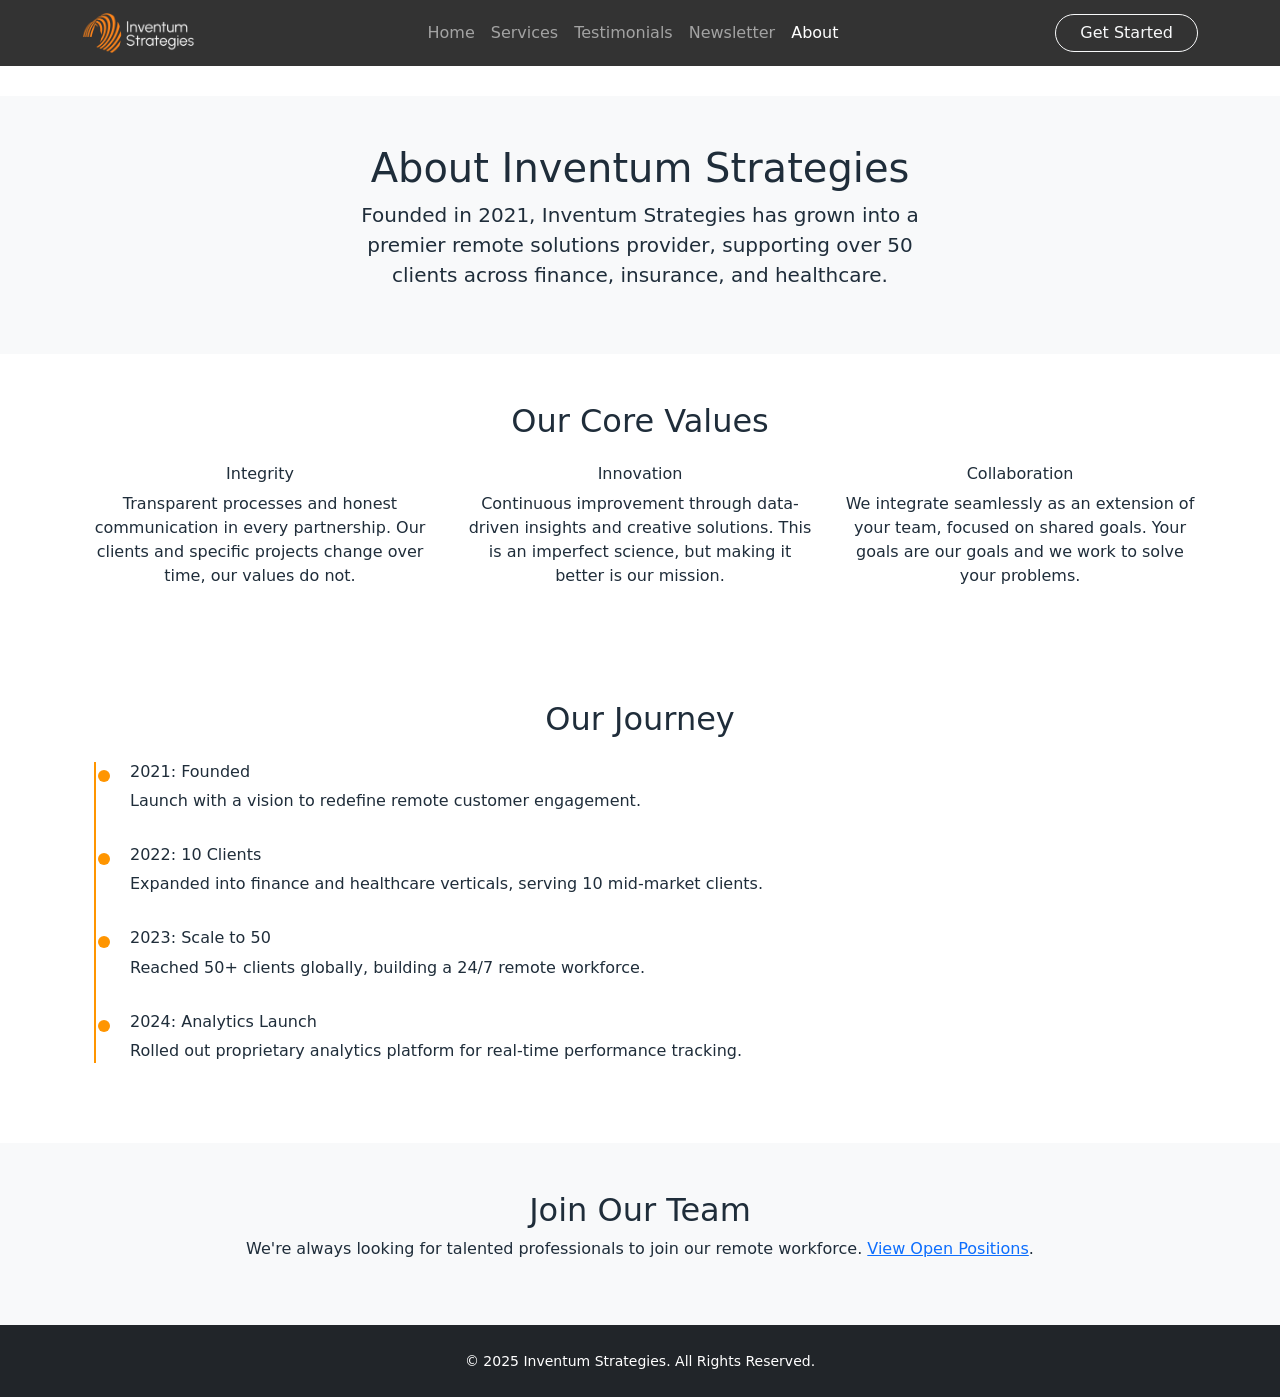
<file: about.html>
<!DOCTYPE html>
<html 
lang="en">
<head>
  <meta charset="UTF-8" />
  <meta name="viewport" content="width=device-width, initial-scale=1" />
  <title>About – Inventum Strategies</title>
  <link rel="icon" href="assets/images/logo.png" />
  <link href="https://cdn.jsdelivr.net/npm/bootstrap@5.3.2/dist/css/bootstrap.min.css" rel="stylesheet" />
  <link href="https://unpkg.com/aos@2.3.4/dist/aos.css" rel="stylesheet" />
  <style>
    :root { --primary: #ff9500; --dark: #333; --light: #f8f9fa; --text: #1f2d3a; }
    body { font-family: system-ui, sans-serif; color: var(--text); }
    .navbar { background: var(--dark); }
    .value-icon { font-size: 2rem; color: var(--primary); }
    .timeline { list-style: none; padding-left: 1rem; position: relative; }
    .timeline::before { content: ''; position: absolute; left: 0.75rem; top: 0; bottom: 0; width: 2px; background: var(--primary); }
    .timeline-item { position: relative; margin-bottom: 2rem; padding-left: 2rem; }
    .timeline-item::before { content: ''; position: absolute; left: 0; top: 0.5rem; width: 12px; height: 12px; background: var(--primary); border-radius: 50%; }
    .btn-cta {
      background: var(--primary-orange);
      color: #fff !important;
      border: 2px solid var(--primary-orange);
      border-radius: 8px;
      padding: .65rem 1.05rem;  /* reduced horizontal padding */
      font-size: 1.25rem;
      font-weight: 600;
      transition: background .2s ease, transform .2s ease;
    }
    .btn-cta:hover {
      background: #ffb347;
      transform: scale(1.05);
    }
    .btn-cta:hover {
      background: #ffb347;
      transform: scale(1.05);
    }
  </style>
</head>
<body>
  <nav class="navbar navbar-expand-lg navbar-dark fixed-top">
    <div class="container">
      <a class="navbar-brand" href="index.html"><img src="assets/images/logo.png" height="40" alt="Inventum" /></a>
      <button class="navbar-toggler" type="button" data-bs-toggle="collapse" data-bs-target="#navMenu">
        <span class="navbar-toggler-icon"></span>
      </button>
      <div class="collapse navbar-collapse" id="navMenu">
        <ul class="navbar-nav mx-auto">
          <li class="nav-item"><a class="nav-link" href="index.html">Home</a></li>
          <li class="nav-item"><a class="nav-link" href="services.html">Services</a></li>
          <li class="nav-item"><a class="nav-link" href="testimonials.html">Testimonials</a></li>
          <li class="nav-item"><a class="nav-link" href="newsletter.html">Newsletter</a></li>
          <li class="nav-item"><a class="nav-link active" href="about.html">About</a></li>
        </ul>
        <button class="btn btn-outline-light rounded-pill px-4" data-bs-toggle="modal" data-bs-target="#bookCallModal">Get Started</button>
      </div>
    </div>
  </nav>

  <main class="pt-5 mt-5">
    <!-- Intro -->
    <section class="text-center py-5 bg-light" data-aos="fade-up">
      <h1>About Inventum Strategies</h1>
      <p class="lead mx-auto" style="max-width:600px;">
        Founded in 2021, Inventum Strategies has grown into a premier remote solutions provider, supporting over 50 clients across finance, insurance, and healthcare.
      </p>
    </section>
    <div class="modal fade" id="bookCallModal" tabindex="-1"><div class="modal-dialog modal-lg modal-dialog-centered"><div class="modal-content"><form><div class="modal-header border-0"><h5 class="modal-title">Get Started</h5><button type="button" class="btn-close" data-bs-dismiss="modal"></button></div><div class="modal-body"><div class="row g-3"><div class="col-md-6"><input type="text" class="form-control" placeholder="First Name" required /></div><div class="col-md-6"><input type="text" class="form-control" placeholder="Last Name" required /></div><div class="col-md-6"><input type="email" class="form-control" placeholder="Business Email" required /></div><div class="col-md-6"><input type="tel" class="form-control" placeholder="Phone" /></div><div class="col-md-6"><input type="text" class="form-control" placeholder="Agency Name" required /></div><div class="col-md-6"><input type="text" class="form-control" placeholder="License State(s)" required /></div><div class="col-md-6"><input type="text" class="form-control" placeholder="Specialties" required /></div><div class="col-md-6"><select class="form-select" required><option disabled selected>Monthly Budget</option><option>$0–$5,000</option><option>$5,000k–$15,000</option><option>$15,000+</option></select></div></div></div><div class="modal-footer border-0"><button type="submit" class="btn btn-primary">Submit</button></div></form></div></div></div>
    <!-- Values -->
    <section class="container py-5" data-aos="fade-right">
      <h2 class="mb-4 text-center">Our Core Values</h2>
      <div class="row g-4">
        <div class="col-md-4 text-center">
          <i class="fas fa-handshake value-icon mb-2"></i>
          <h6>Integrity</h6>
          <p>Transparent processes and honest communication in every partnership. Our clients and specific projects change over time, our values do not.</p>
        </div>
        <div class="col-md-4 text-center">
          <i class="fas fa-lightbulb value-icon mb-2"></i>
          <h6>Innovation</h6>
          <p>Continuous improvement through data-driven insights and creative solutions. This is an imperfect science, but making it better is our mission. </p>
        </div>
        <div class="col-md-4 text-center">
          <i class="fas fa-lightbulb value-icon mb-2"></i>
          <h6>Collaboration</h6>
          <p>We integrate seamlessly as an extension of your team, focused on shared goals. Your goals are our goals and we work to solve your problems.</p>
        </div>
      </div>
    </section>

    <!-- Timeline -->
    <section class="container py-5" data-aos="fade-left">
      <h2 class="mb-4 text-center">Our Journey</h2>
      <ul class="timeline">
        <li class="timeline-item">
          <h6>2021: Founded</h6>
          <p>Launch with a vision to redefine remote customer engagement.</p>
        </li>
        <li class="timeline-item">
          <h6>2022: 10 Clients</h6>
          <p>Expanded into finance and healthcare verticals, serving 10 mid-market clients.</p>
        </li>
        <li class="timeline-item">
          <h6>2023: Scale to 50</h6>
          <p>Reached 50+ clients globally, building a 24/7 remote workforce.</p>
        </li>
        <li class="timeline-item">
          <h6>2024: Analytics Launch</h6>
          <p>Rolled out proprietary analytics platform for real-time performance tracking.</p>
        </li>
      </ul>
    </section>

    <!-- Careers CTA -->
    <section class="bg-light text-center py-5" data-aos="fade-up">
      <h2>Join Our Team</h2>
      <p>We're always looking for talented professionals to join our remote workforce. <a href="#">View Open Positions</a>.</p>
    </section>
  </main>

  <footer class="bg-dark text-center text-white py-4">
    <small>&copy; 2025 Inventum Strategies. All Rights Reserved.</small>
  </footer>

  <script src="https://cdn.jsdelivr.net/npm/bootstrap@5.3.2/dist/js/bootstrap.bundle.min.js"></script>
  <script src="https://unpkg.com/aos@2.3.4/dist/aos.js"></script>
  <script>AOS.init({ duration: 700, once: true });</script>
</body>
</html>
</file>
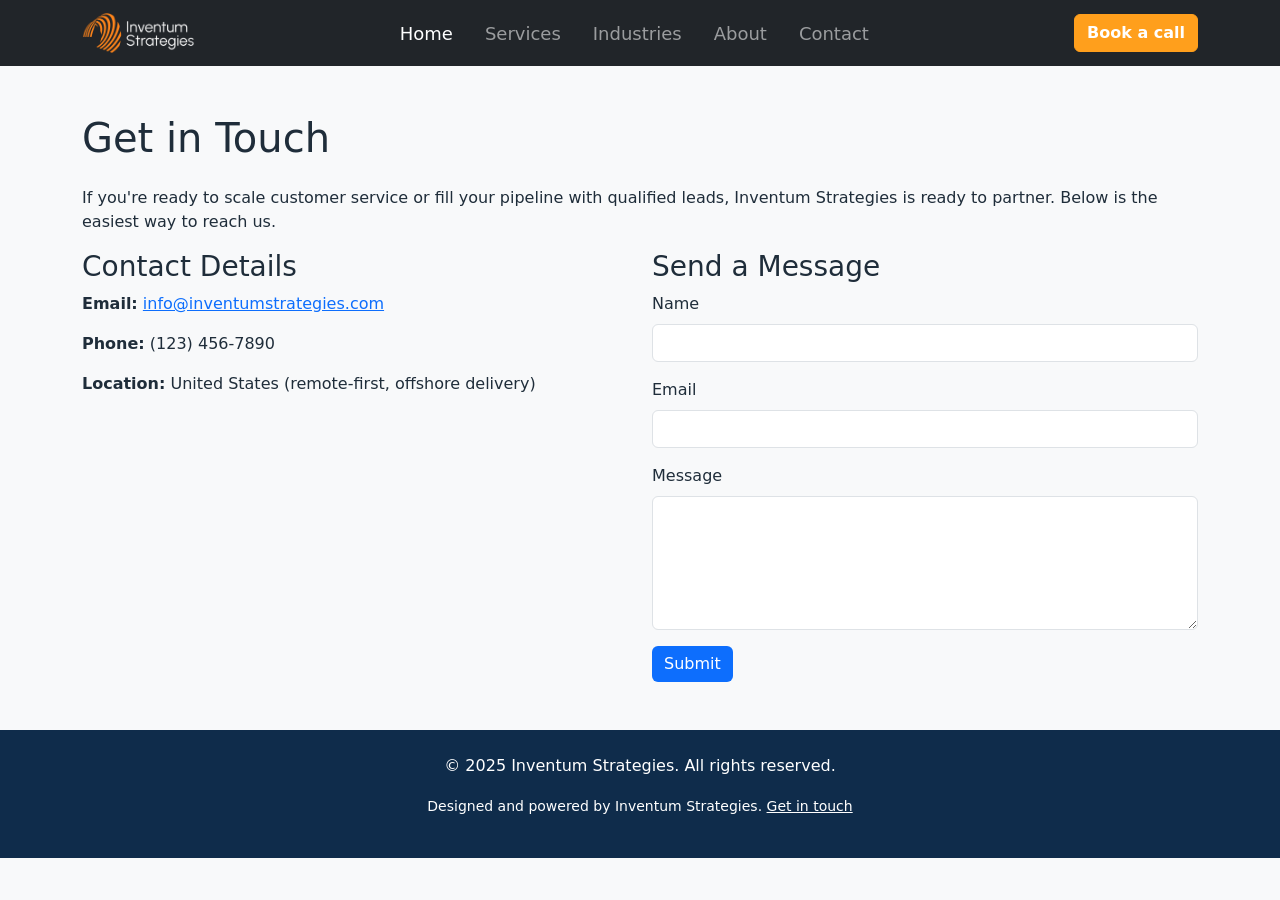
<file: contact.html>
<!DOCTYPE html>
<html lang="en">
<head>
<meta charset="UTF-8"/>
<meta name="viewport" content="width=device-width,initial-scale=1"/>
<title>Contact – Inventum Strategies</title>
<link rel="icon" href="assets/images/logo.png" />
<link href="https://cdn.jsdelivr.net/npm/bootstrap@5.3.2/dist/css/bootstrap.min.css" rel="stylesheet">
<link rel="stylesheet" href="css/styles.css"/>
  <style>
    /* Center navigation links while keeping logo left and call button right */
    .navbar { position: relative; }
    .nav-center { flex: 1 1 auto; display: flex; justify-content: center; }
    .navbar-nav { align-items: center; }
    .btn-book { white-space: nowrap; background-color: #ff9f1c; border-color: #ff9f1c; color: #fff; font-weight: 600; transition: background 0.2s ease; }
    .btn-book:hover, .btn-book:focus { background-color: #e68f00; border-color: #e68f00; }
    .navbar-nav .nav-link { font-size: 1.125rem; }
    /* Modal tweaks */
    .modal-header { border-bottom: none; }
    .required:after { content: "*"; color: #d9534f; margin-left: 2px; }
  </style>
</head>
<body>
  <nav class="navbar navbar-expand-lg navbar-dark bg-dark sticky-top">
    <div class="container d-flex align-items-center">
      <a class="navbar-brand d-flex align-items-center me-3" href="index.html">
        <img src="assets/images/logo.png" alt="Inventum Strategies Logo" style="height:40px;"/>
      </a>

      <button class="navbar-toggler ms-auto" type="button" data-bs-toggle="collapse" data-bs-target="#navmenu">
        <span class="navbar-toggler-icon"></span>
      </button>

      <div class="collapse navbar-collapse nav-center" id="navmenu">
        <ul class="navbar-nav mx-auto">
          <li class="nav-item"><a class="nav-link active px-3" href="index.html">Home</a></li>
          <li class="nav-item"><a class="nav-link px-3" href="services.html">Services</a></li>
          <li class="nav-item"><a class="nav-link px-3" href="industries.html">Industries</a></li>
          <li class="nav-item"><a class="nav-link px-3" href="about.html">About</a></li>
          <li class="nav-item"><a class="nav-link px-3" href="contact.html">Contact</a></li>
        </ul>
      </div>

      <div class="d-flex ms-3">
        <button class="btn btn-book" data-bs-toggle="modal" data-bs-target="#bookCallModal">Book a call</button>
      </div>
    </div>
  </nav>
<div class="container my-5">

<h1 class="mb-4">Get in Touch</h1>
<p>If you're ready to scale customer service or fill your pipeline with qualified leads, Inventum Strategies is ready to partner. Below is the easiest way to reach us.</p>

<div class="row">
  <div class="col-md-6">
    <h3>Contact Details</h3>
    <p><strong>Email:</strong> <a href="mailto:info@inventumstrategies.com">info@inventumstrategies.com</a></p>
    <p><strong>Phone:</strong> (123) 456-7890</p>
    <p><strong>Location:</strong> United States (remote-first, offshore delivery)</p>
  </div>
  <div class="col-md-6">
    <h3>Send a Message</h3>
    <form action="https://formspree.io/f/yourformid" method="POST">
      <div class="mb-3">
        <label for="name" class="form-label">Name</label>
        <input required type="text" class="form-control" id="name" name="name"/>
      </div>
      <div class="mb-3">
        <label for="email" class="form-label">Email</label>
        <input required type="email" class="form-control" id="email" name="email"/>
      </div>
      <div class="mb-3">
        <label for="message" class="form-label">Message</label>
        <textarea required class="form-control" id="message" name="message" rows="5"></textarea>
      </div>
      <button class="btn btn-primary" type="submit">Submit</button>
    </form>
  </div>
</div>

</div>
<footer class="py-4 mt-5">
  <div class="container text-center">
    <p>&copy; 2025 Inventum Strategies. All rights reserved.</p>
    <p><small>Designed and powered by Inventum Strategies. <a href="contact.html" style="color:#fff; text-decoration:underline;">Get in touch</a></small></p>
  </div>
</footer>
<script src="https://cdn.jsdelivr.net/npm/bootstrap@5.3.2/dist/js/bootstrap.bundle.min.js"></script>
</body>
</html>
</file>
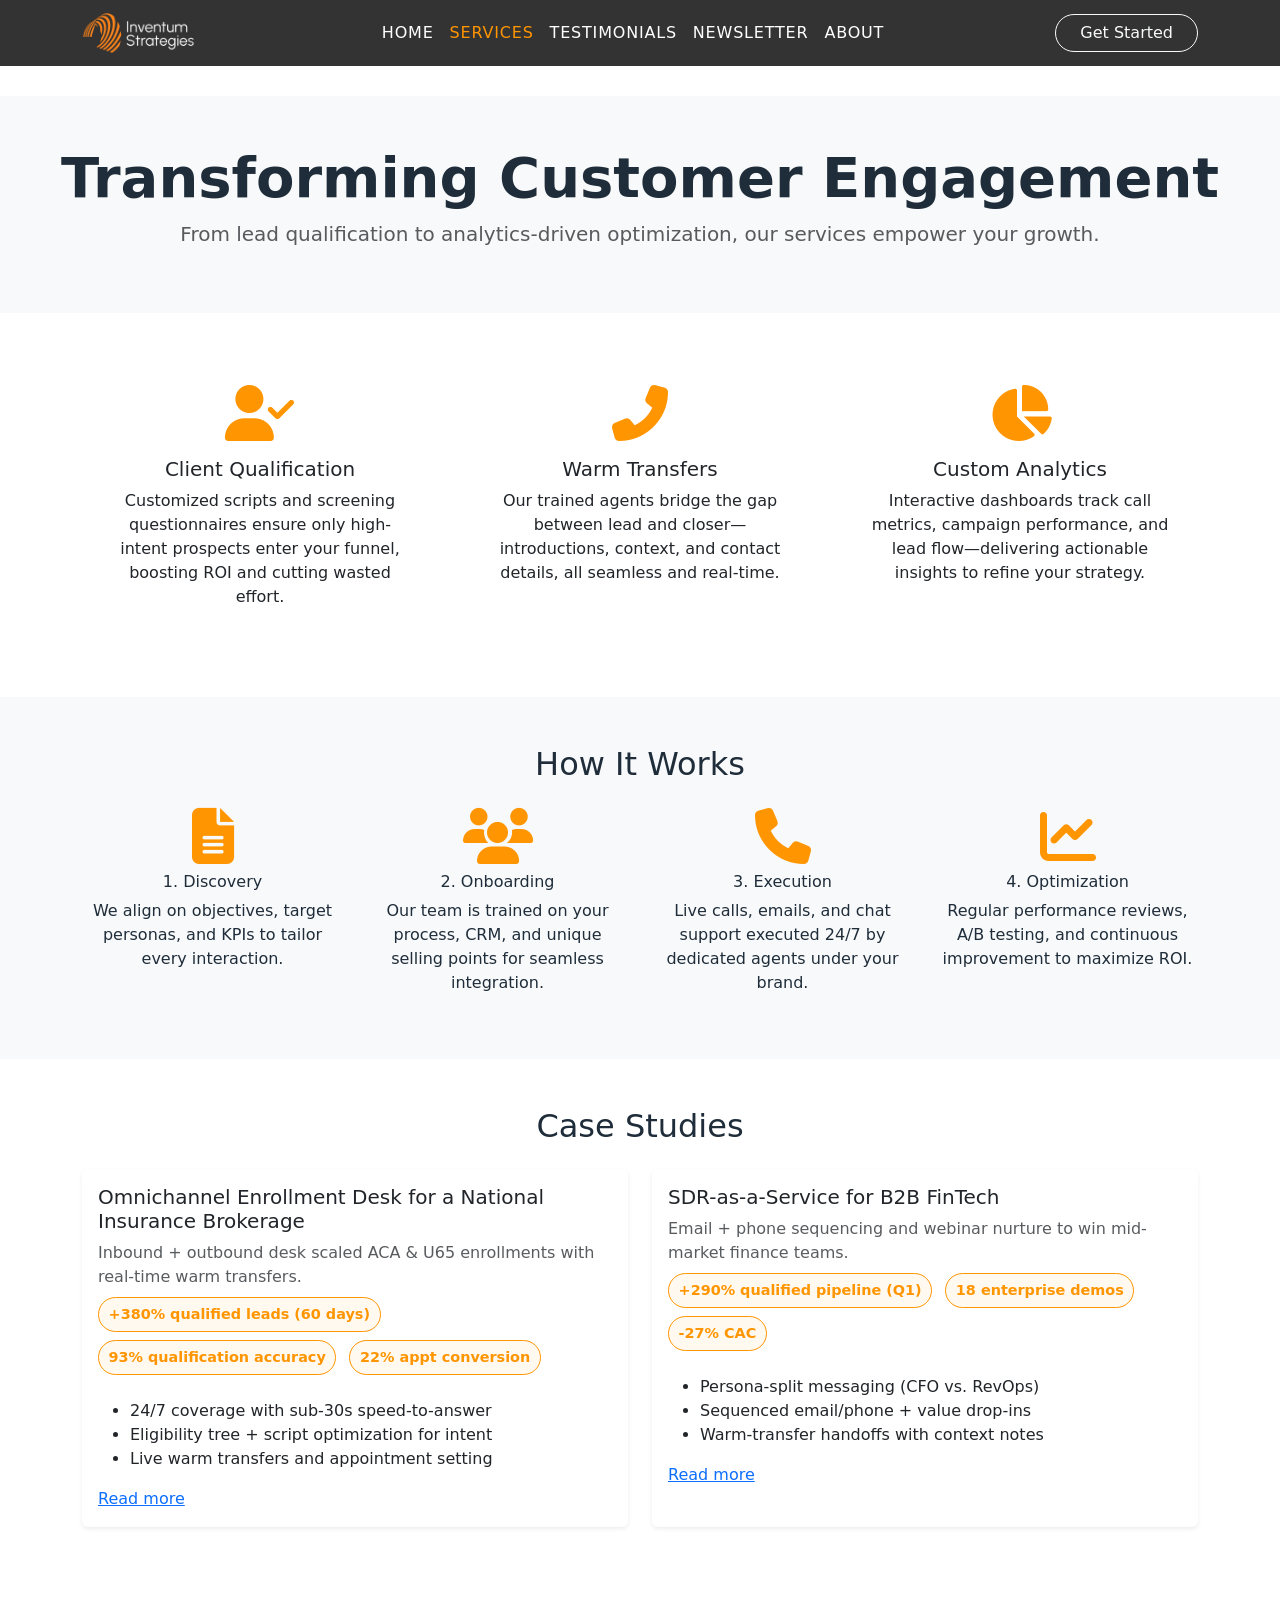
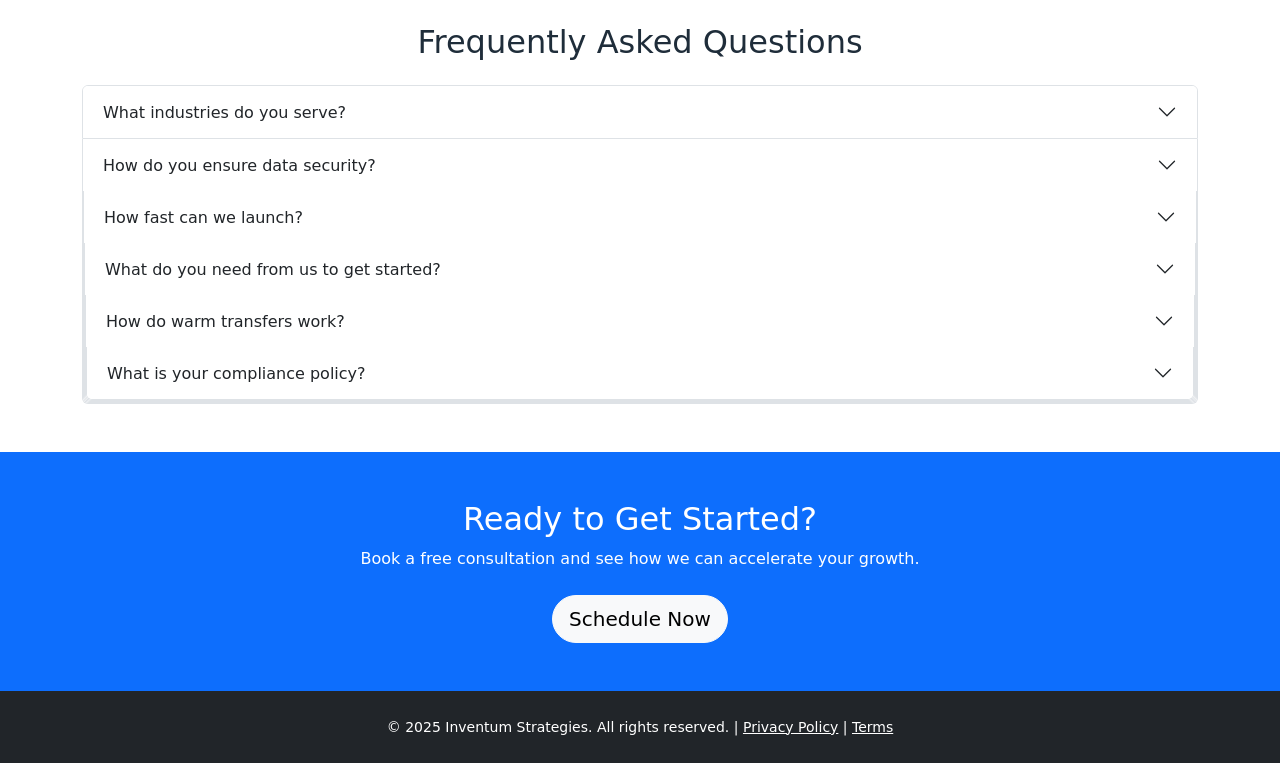
<file: services.html>
<!-- File: services.html -->
<!DOCTYPE html>
<html lang="en">
<head>
  <meta charset="UTF-8" />
  <meta name="viewport" content="width=device-width, initial-scale=1" />
  <title>Services – Inventum Strategies</title>
  <link rel="icon" href="assets/images/logo.png" />
  <link href="https://cdn.jsdelivr.net/npm/bootstrap@5.3.2/dist/css/bootstrap.min.css" rel="stylesheet" />
  <link href="https://unpkg.com/aos@2.3.4/dist/aos.css" rel="stylesheet" />
  <link href="https://cdnjs.cloudflare.com/ajax/libs/font-awesome/6.4.0/css/all.min.css" rel="stylesheet" />
  <style>
    :root { --primary: #ff9500; --dark: #333; --light: #f8f9fa; --text: #1f2d3a; }
    body { font-family: system-ui, sans-serif; color: var(--text); }
       /*Navbar*/
    .navbar { background: var(--dark); }
    .nav-link { color: #fff !important; text-transform: uppercase; letter-spacing: .05em;}
    .nav-link.active, .nav-link:hover { color: var(--primary) !important; }
    .service-icon { font-size: 3.5rem; color: var(--primary); }
    .card-feature:hover { transform: translateY(-8px); box-shadow: 0 8px 20px rgba(0,0,0,0.1); }
    .timeline { position: relative; padding-left: 2rem; list-style: none; }
    .timeline::before { content: ''; position: absolute; top: 0; bottom: 0; left: 1rem; width: 2px; background: var(--primary); }
    .timeline-item { position: relative; margin-bottom: 2rem; }
    .timeline-item::before { content: '\f058'; font-family: 'Font Awesome 5 Free'; position: absolute; left: -0.4rem; top: 0; color: var(--primary); font-weight: 900; }
    .btn-cta {
      background: var(--primary-orange);
      color: #fff !important;
      border: 2px solid var(--primary-orange);
      border-radius: 8px;
      padding: .65rem 1.05rem;  /* reduced horizontal padding */
      font-size: 1.25rem;
      font-weight: 600;
      transition: background .2s ease, transform .2s ease;
    }
    .btn-cta:hover {
      background: #ffb347;
      transform: scale(1.05);
    }
    .btn-cta:hover {
      background: #ffb347;
      transform: scale(1.05);
    }
    /* Case study stat chips */
    .stat-chip{
      display:inline-block; padding:.35rem .6rem; border:1px solid var(--primary);
      border-radius:999px; font-weight:600; font-size:.9rem; color:var(--primary);
      background:rgba(255,149,0,.06); margin-right:.5rem; margin-bottom:.5rem;
    }
</style>
</head>
<body>
  <nav class="navbar navbar-expand-lg navbar-dark fixed-top">
    <div class="container">
      <a class="navbar-brand" href="index.html"><img src="assets/images/logo.png" height="40" alt="Inventum" /></a>
      <button class="navbar-toggler" type="button" data-bs-toggle="collapse" data-bs-target="#navMenu">
        <span class="navbar-toggler-icon"></span>
      </button>
      <div class="collapse navbar-collapse" id="navMenu">
        <ul class="navbar-nav mx-auto">
          <li class="nav-item"><a class="nav-link" href="index.html">Home</a></li>
          <li class="nav-item"><a class="nav-link active" href="services.html">Services</a></li>
          <li class="nav-item"><a class="nav-link" href="testimonials.html">Testimonials</a></li>
          <li class="nav-item"><a class="nav-link" href="newsletter.html">Newsletter</a></li>
          <li class="nav-item"><a class="nav-link" href="about.html">About</a></li>
        </ul>
        <button class="btn btn-outline-light rounded-pill px-4" data-bs-toggle="modal" data-bs-target="#bookCallModal">Get Started</button>
      </div>
    </div>
  </nav>
    <!-- Modal: Insurance Enrollment Desk -->
    <div class="modal fade" id="csInsurance" tabindex="-1" aria-labelledby="csInsuranceLabel" aria-hidden="true">
      <div class="modal-dialog modal-lg modal-dialog-centered modal-dialog-scrollable">
        <div class="modal-content">
          <div class="modal-header border-0">
            <h5 class="modal-title" id="csInsuranceLabel">Omnichannel Enrollment Desk for a National Insurance Brokerage</h5>
            <button type="button" class="btn-close" data-bs-dismiss="modal" aria-label="Close"></button>
          </div>
          <div class="modal-body">
            <p class="mb-1">
              <strong>Category:</strong> Inbound/Outbound Desk ·
              <strong>Lines:</strong> ACA, U65, Supplemental ·
              <strong>Coverage:</strong> 24/7 ·
              <strong>Team:</strong> 12 FTE agents + QA lead
            </p>
            <hr>
            <p><strong>Background.</strong> The brokerage relied on seasonal spikes and referrals. Calls were missed after hours, CRM data was inconsistent, and qualification varied widely by agent.</p>

            <h6 class="mt-3">Approach</h6>
            <ul>
              <li><strong>Routing & SLAs:</strong> IVR + skills-based routing; sub-30s ASA; callbacks within 10 minutes.</li>
              <li><strong>Script & eligibility tree:</strong> Standardized needs assessment, subsidy checks, and documentation prompts.</li>
              <li><strong>Warm transfers & calendar holds:</strong> Real-time handoffs to licensed producers with context notes.</li>
              <li><strong>CRM automation:</strong> Stages mapped to enrollment journey; disposition codes; auto-tasks for follow-ups.</li>
              <li><strong>QA & coaching:</strong> Weekly calibration, scorecards, and targeted script A/B tests.</li>
              <li><strong>Analytics:</strong> Live dashboards on conversion, contact rate, hold time, and agent adherence.</li>
            </ul>

            <h6 class="mt-3">Results (First 60–90 Days)</h6>
            <ul>
              <li><strong>+380% qualified leads</strong> vs. prior period; <strong>22% appointment conversion</strong></li>
              <li><strong>93% qualification accuracy</strong>; <strong>35s average speed-to-answer</strong>; <strong>12% abandon rate → 4%</strong></li>
              <li><strong>Agent efficiency:</strong> -28% handle time with better discovery and dispositioning</li>
            </ul>

            <h6 class="mt-3">Why it worked</h6>
            <ul>
              <li>Eligibility-first scripting reduced unqualified transfers</li>
              <li>Real-time warm handoffs preserved buying intent</li>
              <li>Closed-loop reporting aligned agents and producers on the same KPIs</li>
            </ul>

            <hr>
            <p class="mb-0"><em>Stack:</em> HubSpot/Zoho CRM, cloud telephony (e.g., Twilio/CloudTalk), Power BI/Looker dashboards.</p>
          </div>
          <div class="modal-footer border-0">
            <a href="mailto:hello@inventumstrategies.com" class="btn btn-primary">Build an enrollment desk</a>
          </div>
        </div>
      </div>
    </div>

    <!-- Modal: B2B FinTech SDR -->
    <div class="modal fade" id="csFintech" tabindex="-1" aria-labelledby="csFintechLabel" aria-hidden="true">
      <div class="modal-dialog modal-lg modal-dialog-centered modal-dialog-scrollable">
        <div class="modal-content">
          <div class="modal-header border-0">
            <h5 class="modal-title" id="csFintechLabel">SDR-as-a-Service for B2B FinTech</h5>
            <button type="button" class="btn-close" data-bs-dismiss="modal" aria-label="Close"></button>
          </div>
          <div class="modal-body">
            <p class="mb-1">
              <strong>Category:</strong> SDR-as-a-Service ·
              <strong>Industry:</strong> FinTech (Payments) ·
              <strong>ICP:</strong> 100–1,000 FTE, Finance Ops/RevOps buyers
            </p>
            <hr>
            <p><strong>Background.</strong> The client needed mid-market logos. Their CRM had duplicates, sequences were ad hoc, and demos were no-showing.</p>

            <h6 class="mt-3">Approach</h6>
            <ul>
              <li><strong>Data & ICP:</strong> Deduped accounts/contacts; scored by payment volume, tech stack, and hiring signals.</li>
              <li><strong>Persona-split messaging:</strong> CFO path (ROI, risk, reconciliation) vs. RevOps path (workflow time-saves, data hygiene).</li>
              <li><strong>Sequenced outreach:</strong> Email + phone + voicemail drops + value assets (ROI calculators, one-pagers).</li>
              <li><strong>Webinar nurture:</strong> Monthly “Ops Clinics” to capture non-ready leads; automated post-event follow-ups.</li>
              <li><strong>Handoff excellence:</strong> Warm transfers to AEs with call notes, objections, and next-step prompts.</li>
              <li><strong>Testing:</strong> Subject-line, CTA, and call-openers A/B tests; weekly roll-ups.</li>
            </ul>

            <h6 class="mt-3">Results (Quarter 1)</h6>
            <ul>
              <li><strong>+290% qualified pipeline</strong> vs. prior quarter; <strong>18 enterprise demos</strong></li>
              <li><strong>-27% CAC</strong> via tighter ICP and higher show rates</li>
              <li><strong>12% opp rate</strong> from first connect to stage creation</li>
            </ul>

            <h6 class="mt-3">Why it worked</h6>
            <ul>
              <li>Persona-specific value props increased reply quality</li>
              <li>Value assets + webinars warmed leads before asks</li>
              <li>Structured AE handoffs reduced no-shows and sped cycles</li>
            </ul>

            <hr>
            <p class="mb-0"><em>Stack:</em> HubSpot/Salesforce, sequencer (e.g., Apollo/Outreach), calendaring, Looker Studio dashboards.</p>
          </div>
          <div class="modal-footer border-0">
            <a href="mailto:hello@inventumstrategies.com" class="btn btn-primary">Spin up an SDR pod</a>
          </div>
        </div>
      </div>
    </div>

  <main class="pt-5 mt-5">
    <!-- Introduction -->
    <header class="py-5 text-center bg-light" data-aos="fade-up">
      <h1 class="display-4 fw-bold">Transforming Customer Engagement</h1>
      <p class="lead text-muted">From lead qualification to analytics-driven optimization, our services empower your growth.</p>
    </header>

    <!-- Features -->
    <section class="container py-5" id="features">
      <div class="row g-4">
        <div class="col-md-4" data-aos="fade-right">
          <div class="card p-4 h-100 card-feature text-center border-0">
            <i class="fas fa-user-check service-icon mb-3"></i>
            <h5>Client Qualification</h5>
            <p>Customized scripts and screening questionnaires ensure only high-intent prospects enter your funnel, boosting ROI and cutting wasted effort.</p>
          </div>
        </div>
        <div class="col-md-4" data-aos="fade-up">
          <div class="card p-4 h-100 card-feature text-center border-0">
            <i class="fas fa-phone-alt service-icon mb-3"></i>
            <h5>Warm Transfers</h5>
            <p>Our trained agents bridge the gap between lead and closer—introductions, context, and contact details, all seamless and real-time.</p>
          </div>
        </div>
        <div class="col-md-4" data-aos="fade-left">
          <div class="card p-4 h-100 card-feature text-center border-0">
            <i class="fas fa-chart-pie service-icon mb-3"></i>
            <h5>Custom Analytics</h5>
            <p>Interactive dashboards track call metrics, campaign performance, and lead flow—delivering actionable insights to refine your strategy.</p>
          </div>
        </div>
      </div>
    </section>
    <div class="modal fade" id="bookCallModal" tabindex="-1"><div class="modal-dialog modal-lg modal-dialog-centered"><div class="modal-content"><form><div class="modal-header border-0"><h5 class="modal-title">Get Started</h5><button type="button" class="btn-close" data-bs-dismiss="modal"></button></div><div class="modal-body"><div class="row g-3"><div class="col-md-6"><input type="text" class="form-control" placeholder="First Name" required /></div><div class="col-md-6"><input type="text" class="form-control" placeholder="Last Name" required /></div><div class="col-md-6"><input type="email" class="form-control" placeholder="Business Email" required /></div><div class="col-md-6"><input type="tel" class="form-control" placeholder="Phone" /></div><div class="col-md-6"><input type="text" class="form-control" placeholder="Agency Name" required /></div><div class="col-md-6"><input type="text" class="form-control" placeholder="License State(s)" required /></div><div class="col-md-6"><input type="text" class="form-control" placeholder="Specialties" required /></div><div class="col-md-6"><select class="form-select" required><option disabled selected>Monthly Budget</option><option>$0–$5,000</option><option>$5,000k–$15,000</option><option>$15,000+</option></select></div></div></div><div class="modal-footer border-0"><button type="submit" class="btn btn-primary">Submit</button></div></form></div></div></div>

    <!-- How It Works -->
    <section class="bg-light py-5" id="how-it-works" data-aos="fade-up">
      <div class="container">
        <h2 class="mb-4 text-center">How It Works</h2>
        <div class="row text-center g-4">
          <div class="col-md-3">
            <i class="fas fa-file-alt service-icon mb-2"></i>
            <h6>1. Discovery</h6>
            <p>We align on objectives, target personas, and KPIs to tailor every interaction.</p>
          </div>
          <div class="col-md-3">
            <i class="fas fa-users service-icon mb-2"></i>
            <h6>2. Onboarding</h6>
            <p>Our team is trained on your process, CRM, and unique selling points for seamless integration.</p>
          </div>
          <div class="col-md-3">
            <i class="fas fa-phone service-icon mb-2"></i>
            <h6>3. Execution</h6>
            <p>Live calls, emails, and chat support executed 24/7 by dedicated agents under your brand.</p>
          </div>
          <div class="col-md-3">
            <i class="fas fa-chart-line service-icon mb-2"></i>
            <h6>4. Optimization</h6>
            <p>Regular performance reviews, A/B testing, and continuous improvement to maximize ROI.</p>
          </div>
        </div>
      </div>
    </section>

    <!-- Case Studies -->
    <!-- Case Studies -->
    <section class="container py-5" id="case-studies" data-aos="fade-up">
      <h2 class="mb-4 text-center">Case Studies</h2>
      <div class="row g-4">
        <!-- CS #1 – Omnichannel Enrollment Desk (Insurance) -->
        <div class="col-md-6">
          <article class="card border-0 shadow-sm h-100">
            <div class="card-body">
              <h5 class="card-title">Omnichannel Enrollment Desk for a National Insurance Brokerage</h5>
              <p class="text-muted mb-2">Inbound + outbound desk scaled ACA & U65 enrollments with real-time warm transfers.</p>
              <div class="mb-3">
                <span class="stat-chip">+380% qualified leads (60 days)</span>
                <span class="stat-chip">93% qualification accuracy</span>
                <span class="stat-chip">22% appt conversion</span>
              </div>
              <ul class="mb-3">
                <li>24/7 coverage with sub-30s speed-to-answer</li>
                <li>Eligibility tree + script optimization for intent</li>
                <li>Live warm transfers and appointment setting</li>
              </ul>
              <a href="#" class="stretched-link text-primary" data-bs-toggle="modal" data-bs-target="#csInsurance">Read more</a>
            </div>
          </article>
        </div>

        <!-- CS #2 – SDR-as-a-Service (B2B FinTech) -->
        <div class="col-md-6">
          <article class="card border-0 shadow-sm h-100">
            <div class="card-body">
              <h5 class="card-title">SDR-as-a-Service for B2B FinTech</h5>
              <p class="text-muted mb-2">Email + phone sequencing and webinar nurture to win mid-market finance teams.</p>
              <div class="mb-3">
                <span class="stat-chip">+290% qualified pipeline (Q1)</span>
                <span class="stat-chip">18 enterprise demos</span>
                <span class="stat-chip">-27% CAC</span>
              </div>
              <ul class="mb-3">
                <li>Persona-split messaging (CFO vs. RevOps)</li>
                <li>Sequenced email/phone + value drop-ins</li>
                <li>Warm-transfer handoffs with context notes</li>
              </ul>
              <a href="#" class="stretched-link text-primary" data-bs-toggle="modal" data-bs-target="#csFintech">Read more</a>
            </div>
          </article>
        </div>
      </div>
    </section>

    <!-- FAQ -->
    <section class="container py-5" id="faq" data-aos="fade-up">
      <h2 class="mb-4 text-center">Frequently Asked Questions</h2>
      <div class="accordion" id="faqAccordion">
        <div class="accordion-item">
          <h2 class="accordion-header" id="faq1">
            <button class="accordion-button collapsed" type="button" data-bs-toggle="collapse" data-bs-target="#collapse1">
              What industries do you serve?
            </button>
          </h2>
          <div id="collapse1" class="accordion-collapse collapse" data-bs-parent="#faqAccordion">
            <div class="accordion-body">We specialize in insurance, finance, healthcare, and SaaS, but can adapt to most B2B sectors. Our team of professionals have a wide array of sector experience and utilize their unique experiences to provide the best, well-rounded service to our clients.</div>
          </div>
        </div>
        <div class="accordion-item">
          <h2 class="accordion-header" id="faq2">
            <button class="accordion-button collapsed" type="button" data-bs-toggle="collapse" data-bs-target="#collapse2">
              How do you ensure data security?
            </button>
          </h2>
          <div id="collapse2" class="accordion-collapse collapse" data-bs-parent="#faqAccordion">
            <div class="accordion-body">Data security and privacy is our priority. Our infrastructure is ISO 27001 certified, and we enforce strict access controls and encryption at rest and in transit.</div>
          </div>
                  <div class="accordion-item">
          <h2 class="accordion-header" id="faq3">
            <button class="accordion-button collapsed" type="button" data-bs-toggle="collapse" data-bs-target="#collapse3">
              How fast can we launch?
            </button>
          </h2>
          <div id="collapse3" class="accordion-collapse collapse" data-bs-parent="#faqAccordion">
            <div class="accordion-body">Most programs go live in 7–14 business days from kickoff to soft launch. If you need to move faster, we can spin up an express pilot in 3–5 business days with a single queue and streamlined scripting. Compliance-heavy work (e.g., HIPAA/CMS) typically takes 2–4 weeks to complete training, approvals, and security reviews. The rollout follows a tight sequence—kickoff and KPI alignment, script and eligibility-tree build, integrations and test calls, agent training and shadowing—then a soft launch with daily stand-ups in week one to tune conversion and SLAs.</div>
          </div>
                  <div class="accordion-item">
          <h2 class="accordion-header" id="faq4">
            <button class="accordion-button collapsed" type="button" data-bs-toggle="collapse" data-bs-target="#collapse4">
              What do you need from us to get started?
            </button>
          </h2>
          <div id="collapse4" class="accordion-collapse collapse" data-bs-parent="#faqAccordion">
            <div class="accordion-body">We’ll send a one-page checklist and secure upload link; in short, we need your ICP and routing rules, any existing scripts or FAQs, brand tone and objection handling, CRM and calendar access, caller ID or telephony preferences, and compliance inputs such as TCPA consent language, DNC policy, and any CMS/HIPAA constraints (we’ll sign BAAs/DPAs as required). We also ask for KPI definitions (what counts as “qualified”), required fields for reporting, dashboard recipients, and SSO invites with least-privilege roles so our team can work inside your systems safely.</div>
          </div>
                  <div class="accordion-item">
          <h2 class="accordion-header" id="faq5">
            <button class="accordion-button collapsed" type="button" data-bs-toggle="collapse" data-bs-target="#collapse5">
              How do warm transfers work?
            </button>
          </h2>
          <div id="collapse5" class="accordion-collapse collapse" data-bs-parent="#faqAccordion">
            <div class="accordion-body">After qualifying the caller for need, eligibility, and timing, our agent checks your rep’s availability and delivers a brief “whisper” handoff—who the prospect is, why they’re calling, and the recommended next step—then bridges the parties and stays on the line to ensure a clean transition. If the rep is unavailable, we book directly on the calendar, send a recap by email/SMS, and tag the record for follow-up. Every transfer is wrapped with structured notes and a disposition in your CRM, and we manage guardrails like maximum hold time and transfer-success rate (target 80%+) so the experience stays fast and high-quality.</div>
          </div>
                  <div class="accordion-item">
          <h2 class="accordion-header" id="faq6">
            <button class="accordion-button collapsed" type="button" data-bs-toggle="collapse" data-bs-target="#collapse6">
              What is your compliance policy?
            </button>
          </h2>
          <div id="collapse6" class="accordion-collapse collapse" data-bs-parent="#faqAccordion">
            <div class="accordion-body">We operate with TCPA/DNC discipline (consented lists, quiet hours by time zone, opt-out logging), authenticated caller ID (STIR/SHAKEN and branded calling where supported—no spoofing), and strict handling of PHI/PII via least-privilege access and encryption in transit and at rest within your systems. For healthcare and insurance, our scripts and processes align with HIPAA and CMS guidance, including required disclosures and jurisdiction-aware recording consent with configurable retention windows. Our governance includes documented incident response, audit logs, periodic access reviews, and controls aligned to ISO 27001/SOC practices, and we can provide a full policy packet to support your vendor/security review.</div>
          </div>
        </div>
      </div>
    </section>

    <!-- Contact CTA -->
    <section id="contact" class="bg-primary text-white text-center py-5" data-aos="zoom-in">
      <div class="container">
        <h2>Ready to Get Started?</h2>
        <p class="mb-4">Book a free consultation and see how we can accelerate your growth.</p>
        <a href="mailto:hello@inventumstrategies.com" class="btn btn-light btn-lg rounded-pill">Schedule Now</a>
      </div>
    </section>
  </main>

  <footer class="bg-dark text-center text-white py-4">
    <small>&copy; 2025 Inventum Strategies. All rights reserved. | <a href="#" class="text-white">Privacy Policy</a> | <a href="#" class="text-white">Terms</a></small>
  </footer>

  <script src="https://cdn.jsdelivr.net/npm/bootstrap@5.3.2/dist/js/bootstrap.bundle.min.js"></script>
  <script src="https://unpkg.com/aos@2.3.4/dist/aos.js"></script>
  <script>AOS.init({ duration: 700, once: true });</script>
</body>
</html>
</file>
<file: css/styles.css>
/* styles.css */
body {
    font-family: system-ui,-apple-system,BlinkMacSystemFont,"Segoe UI",Roboto,"Helvetica Neue",Arial,sans-serif;
    line-height:1.5;
    background-color:#f8f9fa;
    color:#1f2d3a;
    margin-top:0;
}
.navbar-brand img {
    height: 40px;
}
.hero {
    background: linear-gradient(135deg,#0d3b66,#1d7fa6);
    color:white;
    padding:4rem 1rem;
    border-radius:12px;
}
.section-title {
    margin-bottom:1rem;
    font-weight:600;
}
.card {
    border:none;
    box-shadow:0 8px 25px rgba(0,0,0,0.08);
    border-radius:12px;
}
footer {
    background:#0f2c4b;
    color:#fff;
}
.btn-primary {
    background-color:#0d6efd;
    border:none;
}
.service-list li {
    margin-bottom:0.5rem;
}
</file>
